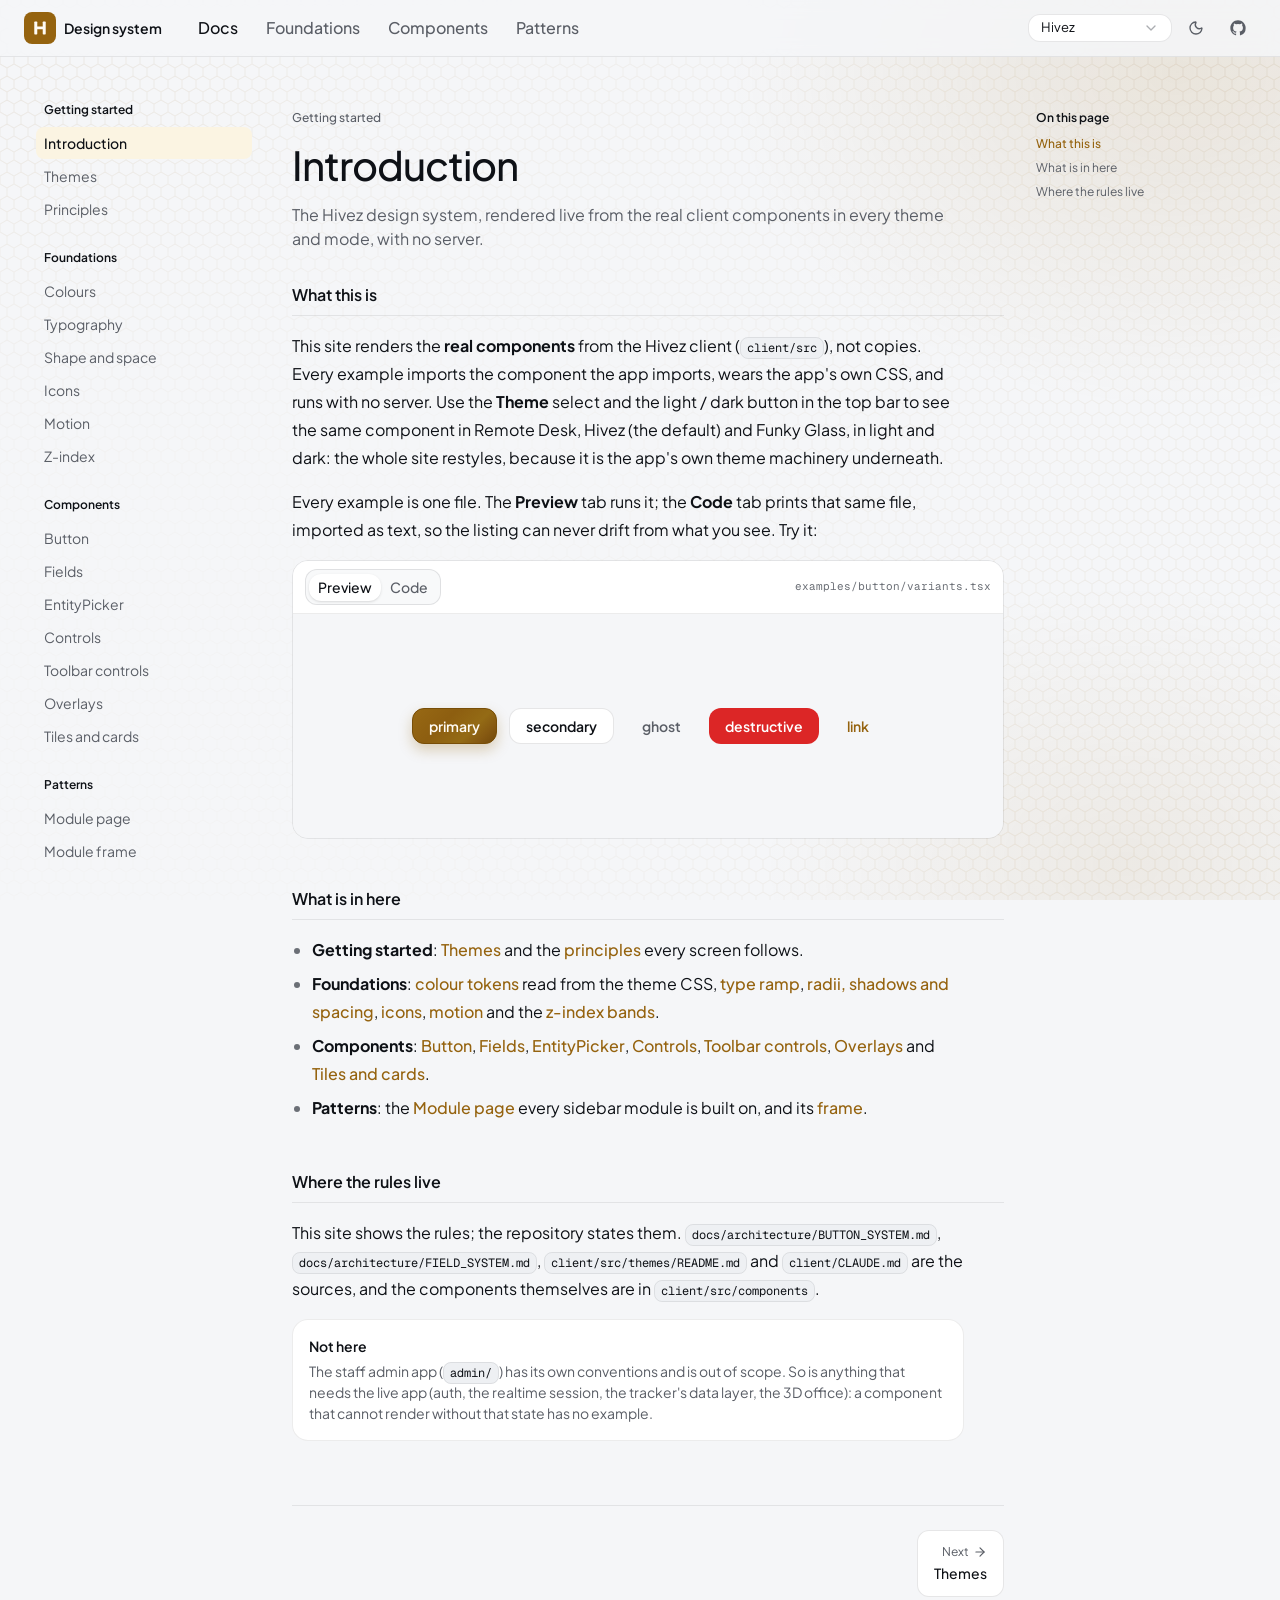
<file: index.html>
<!doctype html>
<html lang="en">
  <head>
    <meta charset="UTF-8" />
    <meta name="viewport" content="width=device-width, initial-scale=1.0" />
    <title>The Hivez Design System</title>
    <meta name="description" content="The Hivez design system: foundations, components and patterns, rendered live from the client's real components in every theme and mode." />
    <!-- The interim Hivez "H" tile (client/public/favicon.svg), inlined so the site has no asset outside this folder. -->
    <link
      rel="icon"
      type="image/svg+xml"
      href="data:image/svg+xml,%3Csvg xmlns='http://www.w3.org/2000/svg' width='44' height='44' viewBox='0 0 44 44'%3E%3Crect width='44' height='44' rx='9.68' fill='%23F6B900'/%3E%3Cg fill='%231F1A0E'%3E%3Crect x='11.5' y='10' width='5.5' height='24' rx='1.25'/%3E%3Crect x='27' y='10' width='5.5' height='24' rx='1.25'/%3E%3Crect x='16' y='19.25' width='12' height='5'/%3E%3C/g%3E%3C/svg%3E"
    />
    <script type="module" crossorigin src="./assets/index-BnXkxsGC.js"></script>
    <link rel="modulepreload" crossorigin href="./assets/chunk-QTnfLwEv.js">
    <link rel="modulepreload" crossorigin href="./assets/react-sKtkuLrH.js">
    <link rel="modulepreload" crossorigin href="./assets/dist-BgF7tE4B.js">
    <link rel="modulepreload" crossorigin href="./assets/react-dom-DZWV4RQK.js">
    <link rel="modulepreload" crossorigin href="./assets/jsx-runtime-DsKLSDJq.js">
    <link rel="modulepreload" crossorigin href="./assets/dist-D03TnIeH.js">
    <link rel="modulepreload" crossorigin href="./assets/dist-BNXVx934.js">
    <link rel="modulepreload" crossorigin href="./assets/layers-C6cgBL1W.js">
    <link rel="modulepreload" crossorigin href="./assets/utils-DnmOggk1.js">
    <link rel="modulepreload" crossorigin href="./assets/createLucideIcon-CvHj5PR-.js">
    <link rel="stylesheet" crossorigin href="./assets/index-BU4DMhTj.css">
  </head>
  <body>
    <div id="root"></div>
  </body>
</html>
</file>
